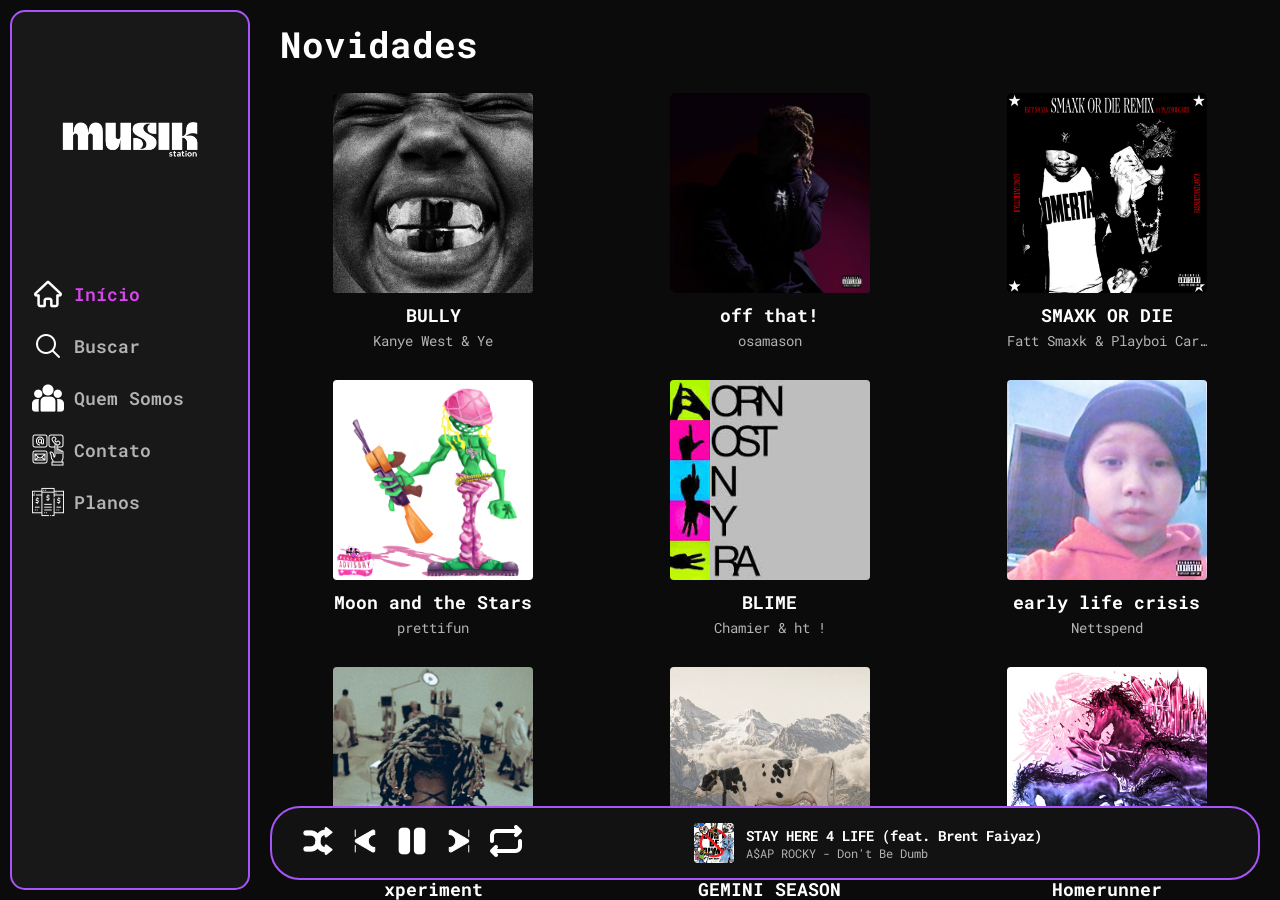
<file: index.html>
<!DOCTYPE html>
<html lang="pt-BR">

<head>
    <meta charset="UTF-8">
    <meta name="viewport" content="width=device-width, initial-scale=1.0">
    <title>Musik Station</title>
    <link rel="preconnect" href="https://fonts.googleapis.com">
    <link rel="preconnect" href="https://fonts.gstatic.com" crossorigin>
    <link href="https://fonts.googleapis.com/css2?family=Roboto+Mono:ital,wght@0,100..700;1,100..700&display=swap"
        rel="stylesheet">
    <link rel="stylesheet" href="style.css">
</head>

<body>

    <div class="app-container">
        <aside class="sidebar">
            <div class="logo"><a href="index.html">
                <img src="musik station demo 1 (4).png" alt="Musik Station Logo"></a>
            </div>
            <ul class="menu">
                <li class="active"><a href="index.html"><img src="botao-de-inicio.png">Início</a></li>
                <li><a href="buscar.html"><img src="lupa.png">Buscar</a></li>
                <li><a href="quemsomos.html"><img src="grupo.png">Quem Somos</a></li>
                <li><a href="contatos.html"><img src="contato.png">Contato</a></li>
                <li><a href="planos.html"><img src="lista-de-precos.png">Planos</a></li>
            </ul>
        </aside>

        <div class="main-wrapper">
            <main>
                <h1 class="content-title">Novidades</h1>

                <div class="albums-grid">
                    <div class="album-card">
                        <div class="album-image-placeholder">
                            <img src="bully.jpg" alt="BULLY"
                                style="width: 100%; height: 100%; object-fit: cover; border-radius: 4px;">
                        </div>
                        <div class="album-title">BULLY</div>
                        <div class="album-artist">Kanye West & Ye</div>
                    </div>

                    <div class="album-card">
                        <div class="album-image-placeholder">
                            <img src="offthat.jpg" alt="off that!"
                                style="width: 100%; height: 100%; object-fit: cover; border-radius: 4px;">
                        </div>
                        <div class="album-title">off that!</div>
                        <div class="album-artist">osamason</div>
                    </div>

                    <div class="album-card">
                        <div class="album-image-placeholder">
                            <img src="smaxkordie.jpg" alt="SMAXK OR DIE"
                                style="width: 100%; height: 100%; object-fit: cover; border-radius: 4px;">
                        </div>
                        <div class="album-title">SMAXK OR DIE</div>
                        <div class="album-artist">Fatt Smaxk & Playboi Carti</div>
                    </div>

                    <div class="album-card">
                        <div class="album-image-placeholder">
                            <img src="moonandstars.jpg" alt="Moon and the Stars"
                                style="width: 100%; height: 100%; object-fit: cover; border-radius: 4px;">
                        </div>
                        <div class="album-title">Moon and the Stars</div>
                        <div class="album-artist">prettifun</div>
                    </div>

                    <div class="album-card">
                        <div class="album-image-placeholder">
                            <img src="blime.jpg" alt="BLIME"
                                style="width: 100%; height: 100%; object-fit: cover; border-radius: 4px;">
                        </div>
                        <div class="album-title">BLIME</div>
                        <div class="album-artist">Chamier & ht !</div>
                    </div>

                    <div class="album-card">
                        <div class="album-image-placeholder">
                            <img src="earlylifecrisis.jpg" alt="early life crisis"
                                style="width: 100%; height: 100%; object-fit: cover; border-radius: 4px;">
                        </div>
                        <div class="album-title">early life crisis</div>
                        <div class="album-artist">Nettspend</div>
                    </div>

                    <div class="album-card">
                        <div class="album-image-placeholder">
                            <img src="xperiment.png" alt="xperiment"
                                style="width: 100%; height: 100%; object-fit: cover; border-radius: 4px;">
                        </div>
                        <div class="album-title">xperiment</div>
                        <div class="album-artist">Ken Carson</div>
                    </div>

                    <div class="album-card">
                        <div class="album-image-placeholder">
                            <img src="geminiseason.jpg" alt="GEMINI SEASON"
                                style="width: 100%; height: 100%; object-fit: cover; border-radius: 4px;">
                        </div>
                        <div class="album-title">GEMINI SEASON</div>
                        <div class="album-artist">Kanye West</div>
                    </div>

                    <div class="album-card">
                        <div class="album-image-placeholder">
                            <img src="homerunner.jpg" alt="Homerunner"
                                style="width: 100%; height: 100%; object-fit: cover; border-radius: 4px;">
                        </div>
                        <div class="album-title">Homerunner</div>
                        <div class="album-artist">slayr</div>
                    </div>
                </div>

                <footer class="site-footer">
                    <div class="footer-content">
                        <div class="footer-brand">
                            <img src="musik station demo 1 (4).png" alt="Musik Station">
                            <p>Sua estação de música definitiva. Ouça, descubra e conecte-se com seus artistas
                                favoritos.</p>
                        </div>
                        <div class="footer-links">
                            <div class="footer-column">
                                <h3>Navegação</h3>
                                <ul>
                                    <li><a href="index.html">Início</a></li>
                                    <li><a href="buscar.html">Buscar</a></li>
                                    <li><a href="planos.html">Planos</a></li>
                                </ul>
                            </div>
                            <div class="footer-column">
                                <h3>Suporte</h3>
                                <ul>
                                    <li><a href="quemsomos.html">Quem Somos</a></li>
                                    <li><a href="contato.html">Contato</a></li>
                                    <li><a href="conta.html">Conta</a></li>
                                </ul>
                            </div>
                        </div>
                    </div>
                    <div class="footer-bottom">
                        <p>&copy; 2026 Musik Station. Todos os direitos reservados.</p>
                    </div>
                </footer>
            </main>

            <footer class="player-bar">
                <div class="player-controls">
                    <span><a href="#"><img src="shuffle-arrows.png"></a></span>
                    <span><a href="#"><img src="botao-retroceder.png"></a></span>
                    <span><a href="#"><img src="botao-de-pausa.png"></a></span>
                    <span><a href="#"><img src="botao-pular.png"></a></span>
                    <span><a href="#"><img src="repetir (1).png"></a></span>
                </div>

                <div class="now-playing">
                    <div class="mini-track-placeholder">
                        <img src="DONTBEDUMB.png" alt="Capa Don't Be Dumb"
                            style="width: 100%; height: 100%; object-fit: cover; border-radius: 4px; display: block;">
                    </div>
                    <div class="track-info">
                        <div class="track-name">STAY HERE 4 LIFE (feat. Brent Faiyaz)</div>
                        <div class="track-artist">A$AP ROCKY - Don't Be Dumb</div>
                    </div>
                </div>

                <div class="player-meta">
                    <span></span>
                    <span></span>
                </div>
            </footer>
        </div>
    </div>

</body>

</html>
</file>
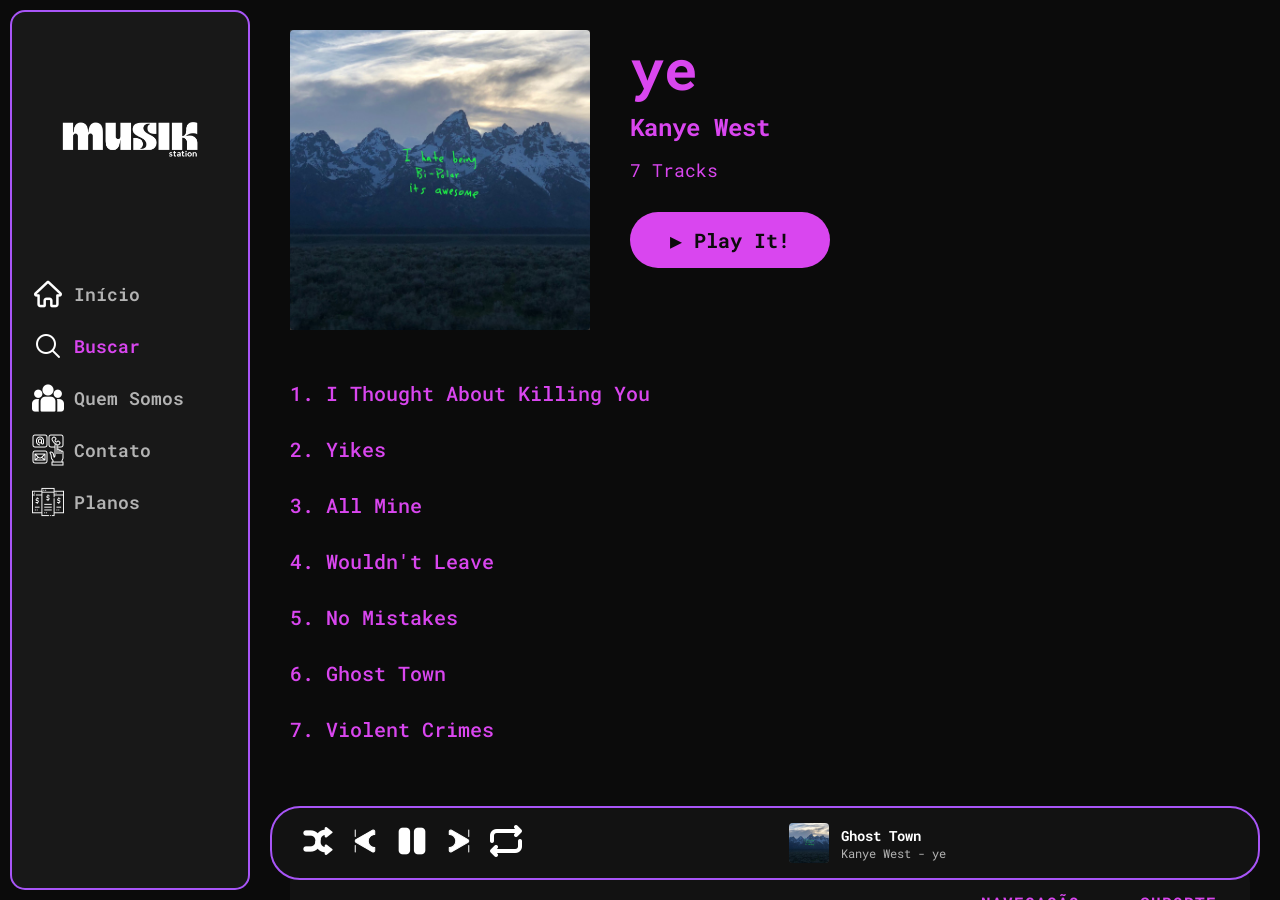
<file: albuns.html>
<!DOCTYPE html>
<html lang="pt-BR">
<head>
    <meta charset="UTF-8">
    <meta name="viewport" content="width=device-width, initial-scale=1.0">
    <title>ye - Musik Station</title>
    
    <link rel="preconnect" href="https://fonts.googleapis.com">
    <link rel="preconnect" href="https://fonts.gstatic.com" crossorigin>
    <link href="https://fonts.googleapis.com/css2?family=Roboto+Mono:ital,wght@0,100..700;1,100..700&display=swap" rel="stylesheet">
    
    <link rel="stylesheet" href="style.css">
</head>
<body>

    <div class="app-container">
        <aside class="sidebar">
            <div class="logo"><a href="index.html">
                <img src="musik station demo 1 (4).png" alt="Musik Station Logo"></a>
            </div>
            <ul class="menu">
                <li><a href="index.html"><img src="botao-de-inicio.png">Início</a></li>
                <li class="active"><a href="buscar.html"><img src="lupa.png">Buscar</a></li>
                <li><a href="quemsomos.html"><img src="grupo.png">Quem Somos</a></li>
                <li><a href="contatos.html"><img src="contato.png">Contato</a></li>
                <li><a href="planos.html"><img src="lista-de-precos.png">Planos</a></li>
            </ul>
        </aside>

        <div class="main-wrapper">
            <main class="album-view">
                <div class="album-header">
                    <div class="album-cover-large">
                        <img src="0a170099-f725-41f6-88a9-c28ab2a6bdb8.jpg">
                    </div>
                    <div class="album-info">
                        <h1 class="album-title-large">ye</h1>
                        <h2 class="album-artist-large">Kanye West</h2>
                        <p class="album-track-count">7 Tracks</p>
                        <button class="btn-play-it">▶ Play It!</button>
                    </div>
                </div>

                <div class="tracklist">
                    <div class="track-item">1. I Thought About Killing You</div>
                    <div class="track-item">2. Yikes</div>
                    <div class="track-item">3. All Mine</div>
                    <div class="track-item">4. Wouldn't Leave</div>
                    <div class="track-item">5. No Mistakes</div>
                    <div class="track-item">6. Ghost Town</div>
                    <div class="track-item">7. Violent Crimes</div>
                </div>
                <footer class="site-footer">
                    <div class="footer-content">
                        <div class="footer-brand">
                            <img src="musik station demo 1 (4).png" alt="Musik Station">
                            <p>Sua estação de música definitiva. Ouça, descubra e conecte-se com seus artistas
                                favoritos.</p>
                        </div>
                        <div class="footer-links">
                            <div class="footer-column">
                                <h3>Navegação</h3>
                                <ul>
                                    <li><a href="index.html">Início</a></li>
                                    <li><a href="buscar.html">Buscar</a></li>
                                    <li><a href="planos.html">Planos</a></li>
                                </ul>
                            </div>
                            <div class="footer-column">
                                <h3>Suporte</h3>
                                <ul>
                                    <li><a href="quemsomos.html">Quem Somos</a></li>
                                    <li><a href="contato.html">Contato</a></li>
                                    <li><a href="conta.html">Conta</a></li>
                                </ul>
                            </div>
                        </div>
                    </div>
                    <div class="footer-bottom">
                        <p>&copy; 2026 Musik Station. Todos os direitos reservados.</p>
                    </div>
                </footer>
            </main>

            <footer class="player-bar">
                <div class="player-controls">
                    <span><a href="#"><img src="shuffle-arrows.png"></a></span>
                    <span><a href="#"><img src="botao-retroceder.png"></a></span>
                    <span><a href="#"><img src="botao-de-pausa.png"></a></span>
                    <span><a href="#"><img src="botao-pular.png"></a></span>
                    <span><a href="#"><img src="repetir (1).png"></a></span>
                </div>

                <div class="now-playing">
                    <div class="mini-track-placeholder">
                        <img src="0a170099-f725-41f6-88a9-c28ab2a6bdb8.jpg" alt="Capa Don't Be Dumb"
                            style="width: 100%; height: 100%; object-fit: cover; border-radius: 4px; display: block;">
                    </div>
                    <div class="track-info">
                        <div class="track-name">Ghost Town</div>
                        <div class="track-artist">Kanye West - ye</div>
                    </div>
                </div>

                <div class="player-meta">
                    <span></span>
                    <span></span>
                </div>
            </footer>
            
        </div>
    </div>

</body>
</html>
</file>
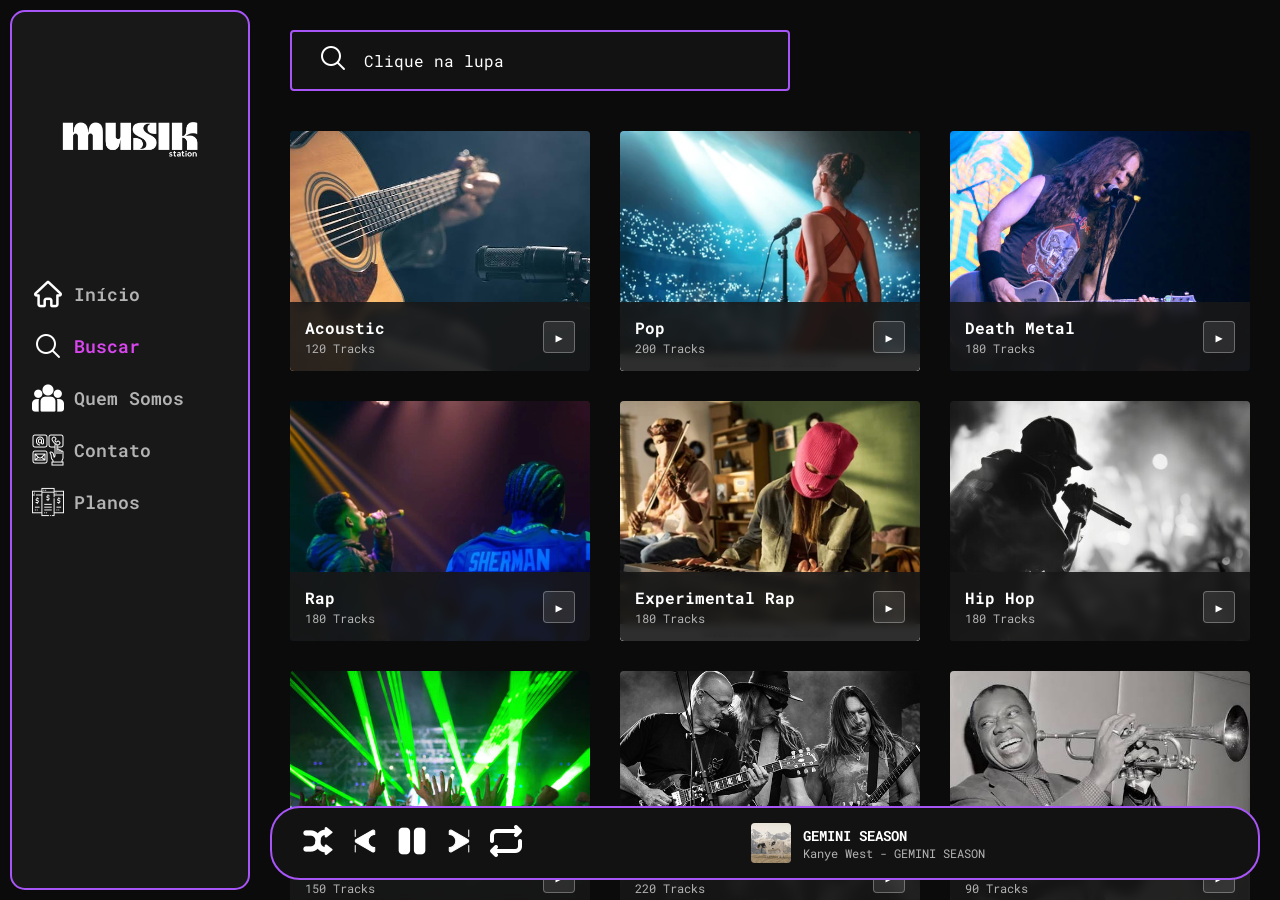
<file: buscar.html>
<!DOCTYPE html>
<html lang="pt-BR">
<head>
    <meta charset="UTF-8">
    <meta name="viewport" content="width=device-width, initial-scale=1.0">
    <title>Buscar - Musik Station</title>
    
    <link rel="preconnect" href="https://fonts.googleapis.com">
    <link rel="preconnect" href="https://fonts.gstatic.com" crossorigin>
    <link href="https://fonts.googleapis.com/css2?family=Roboto+Mono:ital,wght@0,100..700;1,100..700&display=swap" rel="stylesheet">
    
    <link rel="stylesheet" href="style.css">
</head>
<body>

    <div class="app-container">
        <aside class="sidebar">
            <div class="logo"><a href="index.html">
                <img src="musik station demo 1 (4).png" alt="Musik Station Logo"></a>
            </div>
            <ul class="menu">
                <li><a href="index.html"><img src="botao-de-inicio.png">Início</a></li>
                <li class="active"><a href="buscar.html"><img src="lupa.png">Buscar</a></li>
                <li><a href="quemsomos.html"><img src="grupo.png">Quem Somos</a></li>
                <li><a href="contatos.html"><img src="contato.png">Contato</a></li>
                <li><a href="planos.html"><img src="lista-de-precos.png">Planos</a></li>
            </ul>
        </aside>

        <div class="main-wrapper">
            <main class="search-view">
                
                <div class="search-header">
                    <div class="search-bar-container">
                        <span class="search-icon"><a href="albuns.html"><img src="lupa.png"></a></span>
                        <a>Clique na lupa</a>
                    </div>
                </div>

                <div class="genres-grid">
                    <div class="genre-card">
                        <div class="genre-cover">
                            <img src="acustica.jpg" alt="Acoustic">
                        </div>
                        <div class="genre-info-bar">
                            <div class="genre-text">
                                <span class="genre-name">Acoustic</span>
                                <span class="genre-tracks">120 Tracks</span>
                            </div>
                            <button class="genre-play-btn">▶</button>
                        </div>
                    </div>

                    <div class="genre-card">
                        <div class="genre-cover">
                            <img src="pop.webp" alt="Pop">
                        </div>
                        <div class="genre-info-bar">
                            <div class="genre-text">
                                <span class="genre-name">Pop</span>
                                <span class="genre-tracks">200 Tracks</span>
                            </div>
                            <button class="genre-play-btn">▶</button>
                        </div>
                    </div>

                    <div class="genre-card">
                        <div class="genre-cover">
                            <img src="deathmetal.jpg" alt="Death Metal">
                        </div>
                        <div class="genre-info-bar">
                            <div class="genre-text">
                                <span class="genre-name">Death Metal</span>
                                <span class="genre-tracks">180 Tracks</span>
                            </div>
                            <button class="genre-play-btn">▶</button>
                        </div>
                    </div>

                    <div class="genre-card">
                        <div class="genre-cover">
                            <img src="rap.webp" alt="Rap">
                        </div>
                        <div class="genre-info-bar">
                            <div class="genre-text">
                                <span class="genre-name">Rap</span>
                                <span class="genre-tracks">180 Tracks</span>
                            </div>
                            <button class="genre-play-btn">▶</button>
                        </div>
                    </div>

                    <div class="genre-card">
                        <div class="genre-cover">
                            <img src="experimentalrap.webp" alt="Experimental Rap">
                        </div>
                        <div class="genre-info-bar">
                            <div class="genre-text">
                                <span class="genre-name">Experimental Rap</span>
                                <span class="genre-tracks">180 Tracks</span>
                            </div>
                            <button class="genre-play-btn">▶</button>
                        </div>
                    </div>

                    <div class="genre-card">
                        <div class="genre-cover">
                            <img src="hiphop.jpg" alt="Hip Hop">
                        </div>
                        <div class="genre-info-bar">
                            <div class="genre-text">
                                <span class="genre-name">Hip Hop</span>
                                <span class="genre-tracks">180 Tracks</span>
                            </div>
                            <button class="genre-play-btn">▶</button>
                        </div>
                    </div>

                    <div class="genre-card">
                        <div class="genre-cover">
                            <img src="eletronica.jpg" alt="Electronic">
                        </div>
                        <div class="genre-info-bar">
                            <div class="genre-text">
                                <span class="genre-name">Electronic</span>
                                <span class="genre-tracks">150 Tracks</span>
                            </div>
                            <button class="genre-play-btn">▶</button>
                        </div>
                    </div>

                    <div class="genre-card">
                        <div class="genre-cover">
                            <img src="rock.jpg" alt="Rock">
                        </div>
                        <div class="genre-info-bar">
                            <div class="genre-text">
                                <span class="genre-name">Rock</span>
                                <span class="genre-tracks">220 Tracks</span>
                            </div>
                            <button class="genre-play-btn">▶</button>
                        </div>
                    </div>

                    <div class="genre-card">
                        <div class="genre-cover">
                            <img src="jazz.jpg" alt="Jazz">
                        </div>
                        <div class="genre-info-bar">
                            <div class="genre-text">
                                <span class="genre-name">Jazz</span>
                                <span class="genre-tracks">90 Tracks</span>
                            </div>
                            <button class="genre-play-btn">▶</button>
                        </div>
                    </div>
                </div>

                <footer class="site-footer">
                    <div class="footer-content">
                        <div class="footer-brand">
                            <img src="musik station demo 1 (4).png" alt="Musik Station">
                            <p>Sua estação de música definitiva. Ouça, descubra e conecte-se com seus artistas favoritos.</p>
                        </div>
                        <div class="footer-links">
                            <div class="footer-column">
                                <h3>Navegação</h3>
                                <ul>
                                    <li><a href="index.html">Início</a></li>
                                    <li><a href="buscar.html">Buscar</a></li>
                                    <li><a href="planos.html">Planos</a></li>
                                </ul>
                            </div>
                            <div class="footer-column">
                                <h3>Suporte</h3>
                                <ul>
                                    <li><a href="quemsomos.html">Quem Somos</a></li>
                                    <li><a href="contato.html">Contato</a></li>
                                    <li><a href="conta.html">Conta</a></li>
                                </ul>
                            </div>
                        </div>
                    </div>
                    <div class="footer-bottom">
                        <p>&copy; 2026 Musik Station. Todos os direitos reservados.</p>
                    </div>
                </footer>
            </main>

            <footer class="player-bar">
                <div class="player-controls">
                    <span><a href="#"><img src="shuffle-arrows.png"></a></span>
                    <span><a href="#"><img src="botao-retroceder.png"></a></span>
                    <span><a href="#"><img src="botao-de-pausa.png"></a></span>
                    <span><a href="#"><img src="botao-pular.png"></a></span>
                    <span><a href="#"><img src="repetir (1).png"></a></span>
                </div>

                <div class="now-playing">
                    <div class="mini-track-placeholder">
                        <img src="geminiseason.jpg" alt="Capa" style="width: 100%; height: 100%; object-fit: cover; border-radius: 4px;">
                    </div>
                    <div class="track-info">
                        <div class="track-name">GEMINI SEASON</div>
                        <div class="track-artist">Kanye West - GEMINI SEASON</div>
                    </div>
                </div>

                <div class="player-meta">
                    <span></span>
                    <span></span>
                </div>
            </footer>
        </div>
    </div>

</body>
</html>
</file>
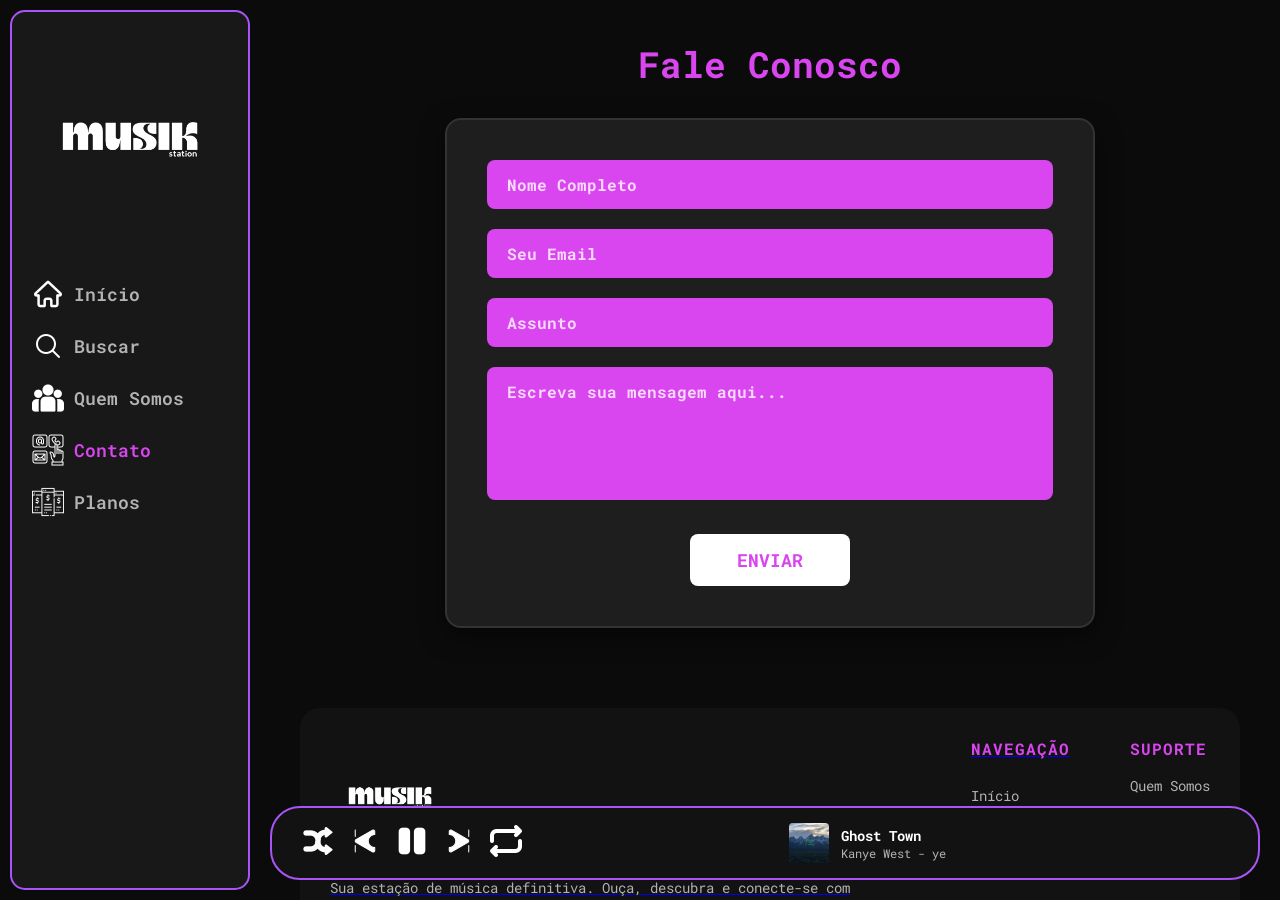
<file: contatos.html>
<!DOCTYPE html>
<html lang="pt-BR">

<head>
    <meta charset="UTF-8">
    <meta name="viewport" content="width=device-width, initial-scale=1.0">
    <title>Contato - Musik Station</title>
    <link rel="preconnect" href="https://fonts.googleapis.com">
    <link rel="preconnect" href="https://fonts.gstatic.com" crossorigin>
    <link href="https://fonts.googleapis.com/css2?family=Roboto+Mono:ital,wght@0,100..700;1,100..700&display=swap" rel="stylesheet">
    <link rel="stylesheet" href="style.css">
</head>

<body>

    <div class="app-container">
        <aside class="sidebar">
            <div class="logo"><a href="index.html">
                <img src="musik station demo 1 (4).png" alt="Musik Station Logo"></a>
            </div>
            <ul class="menu">
                <li><a href="index.html"><img src="botao-de-inicio.png">Início</a></li>
                <li><a href="buscar.html"><img src="lupa.png">Buscar</a></li>
                <li><a href="quemsomos.html"><img src="grupo.png">Quem Somos</a></li>
                <li class="active"><a href="contatos.html"><img src="contato.png">Contato</a></li>
                <li><a href="planos.html"><img src="lista-de-precos.png">Planos</a></li>
            </ul>
        </aside>

        <div class="main-wrapper">
            <main class="contact-view">
                
                <h1 class="contact-main-title">Fale Conosco</h1>

                <div class="contact-box">
                    <form action="#" method="POST" class="contact-form">
                        
                        <div class="form-group">
                            <input type="text" id="name" placeholder="Nome Completo" required>
                        </div>

                        <div class="form-group">
                            <input type="email" id="email" placeholder="Seu Email" required>
                        </div>

                        <div class="form-group">
                            <input type="text" id="subject" placeholder="Assunto" required>
                        </div>

                        <div class="form-group">
                            <textarea id="message" rows="5" placeholder="Escreva sua mensagem aqui..." required></textarea>
                        </div>

                        <button type="submit" class="btn-submit-contact">ENVIAR</button>
                    </form>
                </div>

                <footer class="site-footer">
                    <div class="footer-content">
                        <div class="footer-brand"><a href="index.html">
                            <img src="musik station demo 1 (4).png" alt="">
                            <p>Sua estação de música definitiva. Ouça, descubra e conecte-se com seus artistas favoritos.</p>
                        </div>
                        <div class="footer-links">
                            <div class="footer-column">
                                <h3>Navegação</h3>
                                <ul>
                                    <li><a href="index.html">Início</a></li>
                                    <li><a href="buscar.html">Buscar</a></li>
                                    <li><a href="planos.html">Planos</a></li>
                                </ul>
                            </div>
                            <div class="footer-column">
                                <h3>Suporte</h3>
                                <ul>
                                    <li><a href="quemsomos.html">Quem Somos</a></li>
                                    <li><a href="contato.html">Contato</a></li>
                                    <li><a href="conta.html">Conta</a></li>
                                </ul>
                            </div>
                        </div>
                    </div>
                    <div class="footer-bottom">
                        <p>&copy; 2026 Musik Station. Todos os direitos reservados.</p>
                    </div>
                </footer>
            </main>

            <footer class="player-bar">
                <div class="player-controls">
                    <span><a href="#"><img src="shuffle-arrows.png"></a></span>
                    <span><a href="#"><img src="botao-retroceder.png"></a></span>
                    <span><a href="#"><img src="botao-de-pausa.png"></a></span>
                    <span><a href="#"><img src="botao-pular.png"></a></span>
                    <span><a href="#"><img src="repetir (1).png"></a></span>
                </div>

                <div class="now-playing">
                    <div class="mini-track-placeholder">
                        <img src="0a170099-f725-41f6-88a9-c28ab2a6bdb8.jpg" alt="Capa Don't Be Dumb"
                            style="width: 100%; height: 100%; object-fit: cover; border-radius: 4px; display: block;">
                    </div>
                    <div class="track-info">
                        <div class="track-name">Ghost Town</div>
                        <div class="track-artist">Kanye West - ye</div>
                    </div>
                </div>

                <div class="player-meta">
                    <span></span>
                    <span></span>
                </div>
            </footer>
        </div>
    </div>

</body>
</html>
</file>
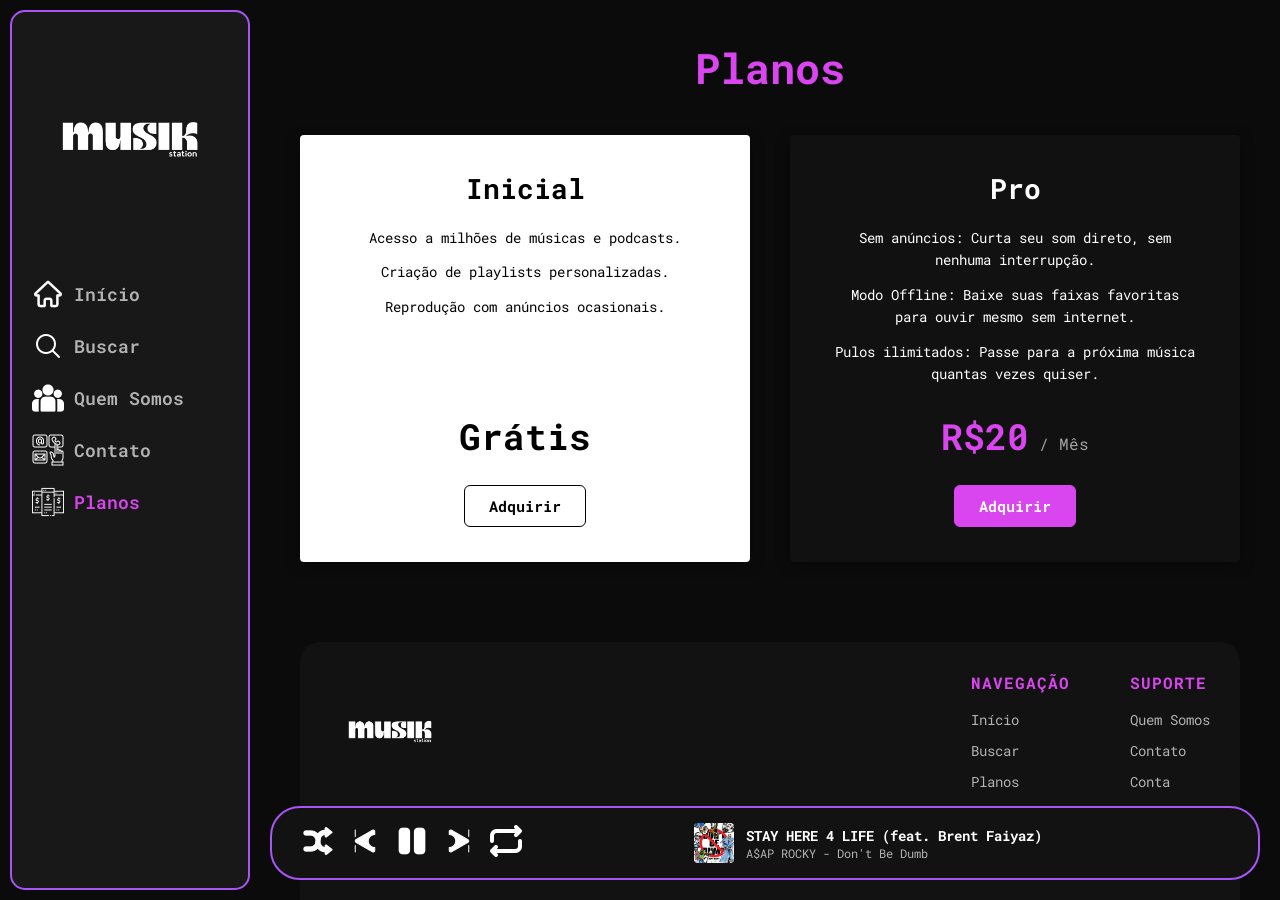
<file: planos.html>
<!DOCTYPE html>
<html lang="pt-BR">

<head>
    <meta charset="UTF-8">
    <meta name="viewport" content="width=device-width, initial-scale=1.0">
    <title>Planos - Musik Station</title>
    <link rel="preconnect" href="https://fonts.googleapis.com">
    <link rel="preconnect" href="https://fonts.gstatic.com" crossorigin>
    <link href="https://fonts.googleapis.com/css2?family=Roboto+Mono:ital,wght@0,100..700;1,100..700&display=swap"
        rel="stylesheet">
    <link rel="stylesheet" href="style.css">
</head>

<body>

    <div class="app-container">
        <aside class="sidebar">
            <div class="logo"><a href="index.html">
                <img src="musik station demo 1 (4).png" alt="Musik Station Logo"></a>
            </div>
            <ul class="menu">
                <li><a href="index.html"><img src="botao-de-inicio.png">Início</a></li>
                <li><a href="buscar.html"><img src="lupa.png">Buscar</a></li>
                <li><a href="quemsomos.html"><img src="grupo.png">Quem Somos</a></li>
                <li><a href="contatos.html"><img src="contato.png">Contato</a></li>
                <li class="active"><a href="planos.html"><img src="lista-de-precos.png">Planos</a></li>
            </ul>
        </aside>

        <div class="main-wrapper">
            <main class="plans-view">

                <h1 class="plans-main-title">Planos</h1>

                <div class="plans-container">

                    <div class="plan-card starter-card">
                        <h2 class="plan-title">Inicial</h2>
                        <p class="plan-description">Acesso a milhões de músicas e podcasts.</p>
                        <p class="plan-description">Criação de playlists personalizadas.</p>
                        <p class="plan-description">Reprodução com anúncios ocasionais.</p>

                        <div class="plan-price-box">
                            <span class="price-free">Grátis</span>
                        </div>

                        <button class="btn-plan-action btn-starter">Adquirir</button>
                    </div>

                    <div class="plan-card pro-card">
                        <h2 class="plan-title">Pro</h2>
                        <p class="plan-description">Sem anúncios: Curta seu som direto, sem nenhuma interrupção.</p>
                        <p class="plan-description">Modo Offline: Baixe suas faixas favoritas para ouvir mesmo sem
                            internet.</p>
                        <p class="plan-description">Pulos ilimitados: Passe para a próxima música quantas vezes quiser.
                        </p>

                        <div class="plan-price-box">
                            <span class="price-currency">R$20</span>
                            <span class="price-period">/ Mês</span>
                        </div>

                        <button class="btn-plan-action btn-pro">Adquirir</button>
                    </div>

                </div>

                                <footer class="site-footer">
                    <div class="footer-content">
                        <div class="footer-brand">
                            <img src="musik station demo 1 (4).png" alt="Musik Station">
                            <p>Sua estação de música definitiva. Ouça, descubra e conecte-se com seus artistas
                                favoritos.</p>
                        </div>
                        <div class="footer-links">
                            <div class="footer-column">
                                <h3>Navegação</h3>
                                <ul>
                                    <li><a href="index.html">Início</a></li>
                                    <li><a href="buscar.html">Buscar</a></li>
                                    <li><a href="planos.html">Planos</a></li>
                                </ul>
                            </div>
                            <div class="footer-column">
                                <h3>Suporte</h3>
                                <ul>
                                    <li><a href="quemsomos.html">Quem Somos</a></li>
                                    <li><a href="contato.html">Contato</a></li>
                                    <li><a href="conta.html">Conta</a></li>
                                </ul>
                            </div>
                        </div>
                    </div>
                    <div class="footer-bottom">
                        <p>&copy; 2026 Musik Station. Todos os direitos reservados.</p>
                    </div>
                </footer>
            </main>

            <footer class="player-bar">
                <div class="player-controls">
                    <span><a href="#"><img src="shuffle-arrows.png"></a></span>
                    <span><a href="#"><img src="botao-retroceder.png"></a></span>
                    <span><a href="#"><img src="botao-de-pausa.png"></a></span>
                    <span><a href="#"><img src="botao-pular.png"></a></span>
                    <span><a href="#"><img src="repetir (1).png"></a></span>
                </div>

                <div class="now-playing">
                    <div class="mini-track-placeholder">
                        <img src="DONTBEDUMB.png" alt="Capa Don't Be Dumb"
                            style="width: 100%; height: 100%; object-fit: cover; border-radius: 4px; display: block;">
                    </div>
                    <div class="track-info">
                        <div class="track-name">STAY HERE 4 LIFE (feat. Brent Faiyaz)</div>
                        <div class="track-artist">A$AP ROCKY - Don't Be Dumb</div>
                    </div>
                </div>

                <div class="player-meta">
                    <span></span>
                    <span></span>
                </div>
            </footer>
        </div>
    </div>

</body>

</html>
</file>
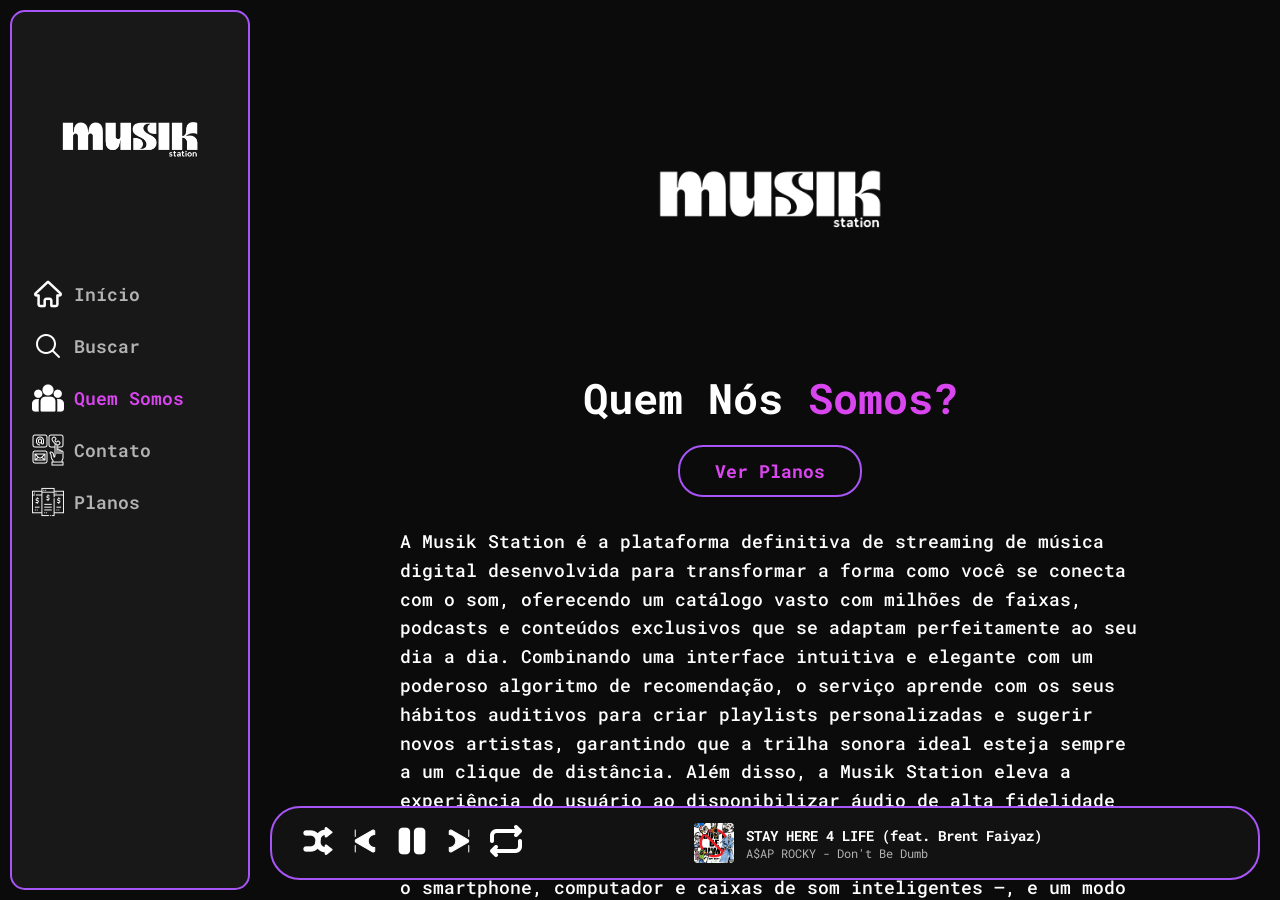
<file: quemsomos.html>
<!DOCTYPE html>
<html lang="pt-BR">

<head>
    <meta charset="UTF-8">
    <meta name="viewport" content="width=device-width, initial-scale=1.0">
    <title>Quem Somos</title>
    <link rel="preconnect" href="https://fonts.googleapis.com">
    <link rel="preconnect" href="https://fonts.gstatic.com" crossorigin>
    <link href="https://fonts.googleapis.com/css2?family=Roboto+Mono:ital,wght@0,100..700;1,100..700&display=swap"
        rel="stylesheet">
    <link rel="stylesheet" href="style.css">
</head>

<body>

    <div class="app-container">
        <aside class="sidebar">
            <div class="logo"><a href="index.html">
                    <img src="musik station demo 1 (4).png" alt="Musik Station Logo"></a>
            </div>
            <ul class="menu">
                <li><a href="index.html"><img src="botao-de-inicio.png">Início</a></li>
                <li><a href="buscar.html"><img src="lupa.png">Buscar</a></li>
                <li class="active"><a href="quemsomos.html"><img src="grupo.png">Quem Somos</a></li>
                <li><a href="contatos.html"><img src="contato.png">Contato</a></li>
                <li><a href="planos.html"><img src="lista-de-precos.png">Planos</a></li>
            </ul>
        </aside>

        <div class="main-wrapper">
            <main class="about-main">
                <div class="about-hero">
                    <img src="musik station demo 1 (4).png" alt="Musik Station Large Logo" class="about-large-logo">
                    <h1 class="about-title">Quem Nós <span>Somos?</span></h1>
                    <a href="planos.html" class="btn-plans">Ver Planos</a>
                </div>

                <div class="about-text-content">
                    <p>A Musik Station é a plataforma definitiva de streaming de música digital desenvolvida para
                        transformar a forma como você se conecta com o som, oferecendo um catálogo vasto com milhões de
                        faixas, podcasts e conteúdos exclusivos que se adaptam perfeitamente ao seu dia a dia.
                        Combinando uma interface intuitiva e elegante com um poderoso algoritmo de recomendação, o
                        serviço aprende com os seus hábitos auditivos para criar playlists personalizadas e sugerir
                        novos artistas, garantindo que a trilha sonora ideal esteja sempre a um clique de distância.
                        Além disso, a Musik Station eleva a experiência do usuário ao disponibilizar áudio de alta
                        fidelidade (Hi-Fi) para os audiófilos mais exigentes, integração fluida entre múltiplos
                        dispositivos — permitindo alternar instantaneamente entre o smartphone, computador e caixas de
                        som inteligentes —, e um modo offline robusto para que suas músicas favoritas acompanhem você em
                        qualquer lugar, mesmo sem conexão com a internet. Seja através do plano gratuito com anúncios ou
                        das assinaturas Premium, Familiar e Universitária, a plataforma se consolida não apenas como um
                        reprodutor de faixas, mas como um ecossistema musical completo feito para aproximar fãs e
                        criadores em uma única sintonia.</p>
                </div>

                <footer class="site-footer">
                    <div class="footer-content">
                        <div class="footer-brand">
                            <img src="musik station demo 1 (4).png" alt="Musik Station">
                            <p>Sua estação de música definitiva. Ouça, descubra e conecte-se com seus artistas
                                favoritos.</p>
                        </div>
                        <div class="footer-links">
                            <div class="footer-column">
                                <h3>Navegação</h3>
                                <ul>
                                    <li><a href="index.html">Início</a></li>
                                    <li><a href="buscar.html">Buscar</a></li>
                                    <li><a href="planos.html">Planos</a></li>
                                </ul>
                            </div>
                            <div class="footer-column">
                                <h3>Suporte</h3>
                                <ul>
                                    <li><a href="quemsomos.html">Quem Somos</a></li>
                                    <li><a href="contato.html">Contato</a></li>
                                    <li><a href="conta.html">Conta</a></li>
                                </ul>
                            </div>
                        </div>
                    </div>
                    <div class="footer-bottom">
                        <p>&copy; 2026 Musik Station. Todos os direitos reservados.</p>
                    </div>
                </footer>
            </main>

            <footer class="player-bar">
                <div class="player-controls">
                    <span><a href="#"><img src="shuffle-arrows.png"></a></span>
                    <span><a href="#"><img src="botao-retroceder.png"></a></span>
                    <span><a href="#"><img src="botao-de-pausa.png"></a></span>
                    <span><a href="#"><img src="botao-pular.png"></a></span>
                    <span><a href="#"><img src="repetir (1).png"></a></span>
                </div>

                <div class="now-playing">
                    <div class="mini-track-placeholder">
                        <img src="DONTBEDUMB.png" alt="Capa Don't Be Dumb"
                            style="width: 100%; height: 100%; object-fit: cover; border-radius: 4px; display: block;">
                    </div>
                    <div class="track-info">
                        <div class="track-name">STAY HERE 4 LIFE (feat. Brent Faiyaz)</div>
                        <div class="track-artist">A$AP ROCKY - Don't Be Dumb</div>
                    </div>
                </div>

                <div class="player-meta">
                    <span></span>
                    <span></span>
                </div>
            </footer>
        </div>
    </div>

</body>

</html>
</file>
<file: style.css>
* {
    margin: 0;
    padding: 0;
    box-sizing: border-box;
    font-family: 'Roboto Mono', monospace; 
}

body {
    background-color: #0b0b0b;
    color: #ffffff;
    display: flex;
    height: 100vh;
    overflow: hidden;
}

.app-container {
    display: flex;
    width: 100%;
    height: 100%;
}

.sidebar {
    width: 240px;
    background-color: #181818;
    border: 2px solid #a855f7;
    border-radius: 15px;
    margin: 10px;
    padding: 30px 20px;
    display: flex;
    flex-direction: column;
    gap: 40px;
}

.logo {
    width: 100%;
}

.logo img {
    width: 100%;
    height: auto;
    display: block;
}

.menu {
    list-style: none;
    display: flex;
    flex-direction: column;
    gap: 20px;
}

.menu li a {
    color: #b3b3b3;
    text-decoration: none;
    font-size: 18px;
    font-weight: 600;
    display: flex;
    align-items: center;
    gap: 10px;
}

.menu li.active a {
    color: #d946ef;
}

.main-wrapper {
    flex: 1;
    display: flex;
    flex-direction: column;
    justify-content: space-between;
    padding: 20px;
    overflow-y: auto;
}

.content-title {
    font-size: 36px;
    margin-bottom: 25px;
    font-weight: bold;
}

.albums-grid {
    display: grid;
    grid-template-columns: repeat(3, 1fr);
    gap: 30px;
    margin-bottom: 40px;
}

.album-card {
    display: flex;
    flex-direction: column;
    align-items: center;
    text-align: center;
}

.album-image-placeholder {
    width: 200px;
    height: 200px;
    background-color: #333333;
    border-radius: 4px;
    margin-bottom: 10px;
    display: flex;
    align-items: center;
    justify-content: center;
    color: #666;
    font-size: 12px;
}

.album-title {
    font-size: 18px;
    font-weight: bold;
    margin-bottom: 4px;
    width: 200px;
    white-space: nowrap;
    overflow: hidden;
    text-overflow: ellipsis;
}

.album-artist {
    font-size: 14px;
    color: #b3b3b3;
    width: 200px;
    white-space: nowrap;
    overflow: hidden;
    text-overflow: ellipsis;
}

.about-main {
    display: flex;
    flex-direction: column;
    align-items: center;
    width: 100%;
}

.about-hero {
    display: flex;
    flex-direction: column;
    align-items: center;
    text-align: center;
    margin-top: 20px;
    margin-bottom: 30px;
    width: 100%;
}

.about-large-logo {
    width: 320px;
    height: auto;
    margin-bottom: 10px;
}

.about-title {
    font-size: 42px;
    font-weight: bold;
    color: #ffffff;
    margin-bottom: 20px;
}

.about-title span {
    color: #d946ef;
}

.btn-plans {
    display: inline-block;
    color: #d946ef;
    text-decoration: none;
    font-size: 18px;
    font-weight: bold;
    padding: 12px 35px;
    border: 2px solid #a855f7;
    border-radius: 25px;
}

.about-text-content {
    max-width: 760px;
    width: 100%;
    margin-bottom: 50px;
    padding: 0 10px;
}

.about-text-content p {
    font-size: 18px;
    line-height: 1.6;
    color: #ffffff;
    text-align: left;
    font-weight: 500;
}

.site-footer {
    background-color: #121212;
    border-radius: 20px;
    padding: 30px;
    margin-top: 20px;
    margin-bottom: 110px;
    width: 100%;
}

.footer-content {
    display: flex;
    justify-content: space-between;
    flex-wrap: wrap;
    gap: 30px;
    border-bottom: 1px solid #2a2a2a;
    padding-bottom: 20px;
}

.footer-brand {
    flex: 1;
    min-width: 240px;
}

.footer-brand img {
    width: 120px;
    height: auto;
    margin-bottom: 15px;
}

.footer-brand p {
    color: #b3b3b3;
    font-size: 14px;
    line-height: 1.6;
}

.footer-links {
    display: flex;
    gap: 60px;
    flex-wrap: wrap;
}

.footer-column h3 {
    font-size: 16px;
    color: #d946ef;
    margin-bottom: 15px;
    text-transform: uppercase;
    letter-spacing: 1px;
}

.footer-column ul {
    list-style: none;
    display: flex;
    flex-direction: column;
    gap: 10px;
}

.footer-column ul li a {
    color: #b3b3b3;
    text-decoration: none;
    font-size: 14px;
}

.footer-column ul li a:hover {
    color: #ffffff;
}

.footer-bottom {
    padding-top: 20px;
    text-align: center;
    font-size: 13px;
    color: #666666;
}

.player-bar {
    background-color: #121212;
    border: 2px solid #a855f7;
    border-radius: 30px;
    padding: 15px 30px;
    display: flex;
    align-items: center;
    justify-content: space-between;
    position: fixed;
    bottom: 20px;
    left: 270px;
    right: 20px;
}

.player-controls {
    display: flex;
    align-items: center;
    gap: 15px;
}

.btn-play {
    width: 35px;
    height: 35px;
    border-radius: 50%;
    display: flex;
    align-items: center;
    justify-content: center;
    cursor: pointer;
    font-weight: bold;
    font-size: 14px;
}

.now-playing {
    display: flex;
    justify-content: flex-start;
    align-items: center;
    gap: 12px;
}

.mini-track-placeholder {
    width: 40px;
    height: 40px;
    background-color: #444;
    border-radius: 4px;
}

.track-info .track-name {
    font-size: 14px;
    font-weight: bold;
}

.track-info .track-artist {
    font-size: 12px;
    color: #b3b3b3;
}

.player-meta {
    font-size: 14px;
    color: #b3b3b3;
    display: flex;
    align-items: center;
    gap: 15px;
}

.album-view {
    padding: 10px;
}

.album-header {
    display: flex;
    gap: 40px;
    margin-bottom: 50px;
}

.album-cover-large {
    width: 300px;
    height: 300px;
    background-color: #333333; 
    display: flex;
    align-items: center;
    justify-content: center;
    color: #666;
}

.album-cover-large img {
    width: 100%;
    height: 100%;
    object-fit: cover;
    border-radius: 4px;
}

.album-info {
    display: flex;
    flex-direction: column;
    justify-content: flex-start;
    gap: 15px;
    padding-top: 10px;
}

.album-title-large {
    font-size: 56px;
    color: #d946ef;
    font-weight: bold;
    line-height: 1;
}

.album-artist-large {
    font-size: 24px;
    color: #d946ef;
    font-weight: bold;
}

.album-track-count {
    font-size: 18px;
    color: #d946ef;
}

.btn-play-it {
    background-color: #d946ef;
    color: #0b0b0b;
    border: none;
    border-radius: 30px;
    padding: 15px 40px;
    font-size: 20px;
    font-weight: bold;
    cursor: pointer;
    display: inline-flex;
    align-items: center;
    gap: 10px;
    width: fit-content;
    margin-top: 15px;
    transition: background 0.3s ease;
}

.btn-play-it:hover {
    background-color: #c026d3;
}

.tracklist {
    display: flex;
    flex-direction: column;
    gap: 30px;
    margin-bottom: 120px; 
}

.track-item {
    font-size: 20px;
    color: #d946ef;
    font-weight: 500;
}
/* --- PÁGINA BUSCAR --- */
.search-view {
    padding: 10px;
}

.search-header {
    width: 100%;
    margin-bottom: 40px;
}

.search-bar-container {
    display: flex;
    align-items: center;
    background-color: #121212;
    border: 2px solid #a855f7;
    border-radius: 30px;
    padding: 10px 25px;
    max-width: 500px;
    width: 100%;
}

.search-icon {
    font-size: 18px;
    color: #b3b3b3;
    margin-right: 15px;
}

.search-input {
    background: none;
    border: none;
    outline: none;
    color: #ffffff;
    font-size: 16px;
    width: 100%;
}

.search-input::placeholder {
    color: #d946ef;
    opacity: 0.8;
}

.genres-grid {
    display: grid;
    grid-template-columns: repeat(3, 1fr);
    gap: 30px;
    margin-bottom: 60px;
}

.genre-card {
    display: flex;
    flex-direction: column;
    position: relative;
    border-radius: 15px;
    overflow: hidden;
}

.genre-cover {
    width: 100%;
    height: 220px;
    background-color: #222;
    display: flex;
    align-items: center;
    justify-content: center;
    color: #555;
    font-size: 14px;
    border-radius: 15px 15px 0 0;
}

.genre-cover img {
    width: 100%;
    height: 100%;
    object-fit: cover;
}

.genre-info-bar {
    background-color: rgba(24, 24, 24, 0.85);
    display: flex;
    justify-content: space-between;
    align-items: center;
    padding: 15px;
    position: absolute;
    bottom: 0;
    left: 0;
    right: 0;
    backdrop-filter: blur(5px);
}

.genre-text {
    display: flex;
    flex-direction: column;
    gap: 2px;
}

.genre-name {
    font-size: 16px;
    font-weight: bold;
    color: #ffffff;
}

.genre-tracks {
    font-size: 12px;
    color: #b3b3b3;
}

.genre-play-btn {
    background-color: rgba(255, 255, 255, 0.2);
    border: 1px solid rgba(255, 255, 255, 0.4);
    color: #ffffff;
    width: 32px;
    height: 32px;
    border-radius: 50%;
    display: flex;
    align-items: center;
    justify-content: center;
    cursor: pointer;
    font-size: 12px;
    transition: background 0.2s ease;
}

.genre-play-btn:hover {
    background-color: #d946ef;
    color: #0b0b0b;
    border-color: #d946ef;
}
/* --- PÁGINA BUSCAR (ESTILO QUADRADO) --- */
.search-view {
    padding: 10px;
}

.search-header {
    width: 100%;
    margin-bottom: 40px;
}

.search-bar-container {
    display: flex;
    align-items: center;
    background-color: #121212;
    border: 2px solid #a855f7;
    border-radius: 4px; /* Deixa a barra de busca quadrada com cantos levemente suaves */
    padding: 10px 25px;
    max-width: 500px;
    width: 100%;
}

.search-icon {
    font-size: 18px;
    color: #b3b3b3;
    margin-right: 15px;
}

.search-input {
    background: none;
    border: none;
    outline: none;
    color: #ffffff;
    font-size: 16px;
    width: 100%;
}

.search-input::placeholder {
    color: #d946ef;
    opacity: 0.8;
}

.genres-grid {
    display: grid;
    grid-template-columns: repeat(3, 1fr);
    gap: 30px;
    margin-bottom: 60px;
}

.genre-card {
    display: flex;
    flex-direction: column;
    position: relative;
    border-radius: 4px; /* Card Quadrado */
    overflow: hidden;
}

.genre-cover {
    width: 100%;
    height: 240px; /* Um pouco mais alto para ficar mais proporcionalmente quadrado */
    background-color: #222;
    display: flex;
    align-items: center;
    justify-content: center;
    color: #555;
    font-size: 14px;
    border-radius: 4px 4px 0 0;
}

.genre-cover img {
    width: 100%;
    height: 100%;
    object-fit: cover;
}

.genre-info-bar {
    background-color: rgba(24, 24, 24, 0.9);
    display: flex;
    justify-content: space-between;
    align-items: center;
    padding: 15px;
    position: absolute;
    bottom: 0;
    left: 0;
    right: 0;
}

.genre-text {
    display: flex;
    flex-direction: column;
    gap: 2px;
}

.genre-name {
    font-size: 16px;
    font-weight: bold;
    color: #ffffff;
}

.genre-tracks {
    font-size: 12px;
    color: #b3b3b3;
}

.genre-play-btn {
    background-color: rgba(255, 255, 255, 0.1);
    border: 1px solid rgba(255, 255, 255, 0.3);
    color: #ffffff;
    width: 32px;
    height: 32px;
    border-radius: 4px; /* Botão de play quadrado também */
    display: flex;
    align-items: center;
    justify-content: center;
    cursor: pointer;
    font-size: 12px;
    transition: background 0.2s ease;
}

.genre-play-btn:hover {
    background-color: #d946ef;
    color: #0b0b0b;
    border-color: #d946ef;
}
/* --- PÁGINA DE CONTATO --- */
.contact-view {
    padding: 20px;
    display: flex;
    flex-direction: column;
    align-items: center;
}

.contact-main-title {
    font-size: 36px;
    color: #d946ef;
    margin-bottom: 30px;
    text-align: center;
    font-weight: bold;
}

.contact-box {
    background-color: #1e1e1e;
    border: 2px solid #333333;
    border-radius: 16px;
    padding: 40px;
    max-width: 650px;
    width: 100%;
    box-shadow: 0 8px 24px rgba(0, 0, 0, 0.5);
    margin-bottom: 60px;
}

.contact-form {
    display: flex;
    flex-direction: column;
    gap: 20px;
}

.form-group input, 
.form-group textarea {
    width: 100%;
    background-color: #d946ef;
    border: none;
    border-radius: 8px;
    padding: 14px 20px;
    color: #ffffff;
    font-size: 16px;
    font-weight: bold;
    outline: none;
}

.form-group textarea {
    resize: none;
    font-family: inherit;
}

/* Altera a cor do texto do placeholder para melhor leitura dentro do fundo roxo */
.form-group input::placeholder, 
.form-group textarea::placeholder {
    color: rgba(255, 255, 255, 0.8);
}

.btn-submit-contact {
    background-color: #ffffff;
    color: #d946ef;
    border: none;
    border-radius: 8px;
    padding: 14px;
    font-size: 18px;
    font-weight: bold;
    cursor: pointer;
    transition: background-color 0.2s ease, transform 0.1s ease;
    align-self: center;
    min-width: 160px;
    margin-top: 10px;
}

.btn-submit-contact:hover {
    background-color: #f3e8ff;
}

.btn-submit-contact:active {
    transform: scale(0.98);
}
/* --- PÁGINA DE PLANOS --- */
.plans-view {
    padding: 20px;
    display: flex;
    flex-direction: column;
    align-items: center;
}

.plans-main-title {
    font-size: 42px;
    color: #d946ef;
    margin-bottom: 40px;
    text-align: center;
    font-weight: bold;
}

.plans-container {
    display: flex;
    justify-content: center;
    gap: 40px;
    max-width: 1000px;
    width: 100%;
    margin-bottom: 60px;
}

.plan-card {
    flex: 1;
    background-color: #ffffff;
    color: #000000;
    border-radius: 4px;
    padding: 35px 25px;
    display: flex;
    flex-direction: column;
    align-items: center;
    text-align: center;
    box-shadow: 0 4px 15px rgba(0,0,0,0.3);
}

.plan-card.pro-card {
    background-color: #111111;
    color: #ffffff;
    border: none; 
}
.plan-title {
    font-size: 28px;
    font-weight: bold;
    margin-bottom: 20px;
}

.plan-description {
    font-size: 14px;
    line-height: 1.6;
    margin-bottom: 12px;
    max-width: 90%;
}

.plan-price-box {
    margin-top: auto;
    margin-bottom: 25px;
    padding-top: 15px;
}

.price-free {
    font-size: 36px;
    font-weight: bold;
}

.price-currency {
    font-size: 36px;
    font-weight: bold;
    color: #d946ef;
}

.price-period {
    font-size: 16px;
    color: #a3a3a3;
}

.btn-plan-action {
    border: 1px solid #000000;
    background: transparent;
    padding: 10px 24px;
    font-size: 15px;
    font-weight: bold;
    border-radius: 6px;
    cursor: pointer;
    transition: all 0.2s ease;
}

.btn-starter:hover {
    background-color: #000000;
    color: #ffffff;
}

.btn-pro {
    border-color: #d946ef;
    background-color: #d946ef;
    color: #ffffff;
}

.btn-pro:hover {
    background-color: #c084fc;
    border-color: #c084fc;
}

/* Secção de Benefícios (Lista Inferior) */
.benefits-section {
    max-width: 800px;
    width: 100%;
    margin-bottom: 60px;
    padding-left: 20px;
}

.benefits-title {
    font-size: 38px;
    color: #d946ef;
    margin-bottom: 25px;
    font-weight: bold;
}

.benefits-list {
    list-style: none; /* Remove marcadores padrão */
    padding: 0;
    display: flex;
    flex-direction: column;
    gap: 12px;
}

.benefits-list li {
    font-size: 16px;
    color: #ffffff;
    position: relative;
    padding-left: 25px;
    line-height: 1.5;
}

/* Marcador de bolinha roxa customizado */
.benefits-list li::before {
    content: "•";
    color: #d946ef;
    font-size: 24px;
    position: absolute;
    left: 0;
    top: -4px;
}
</file>
